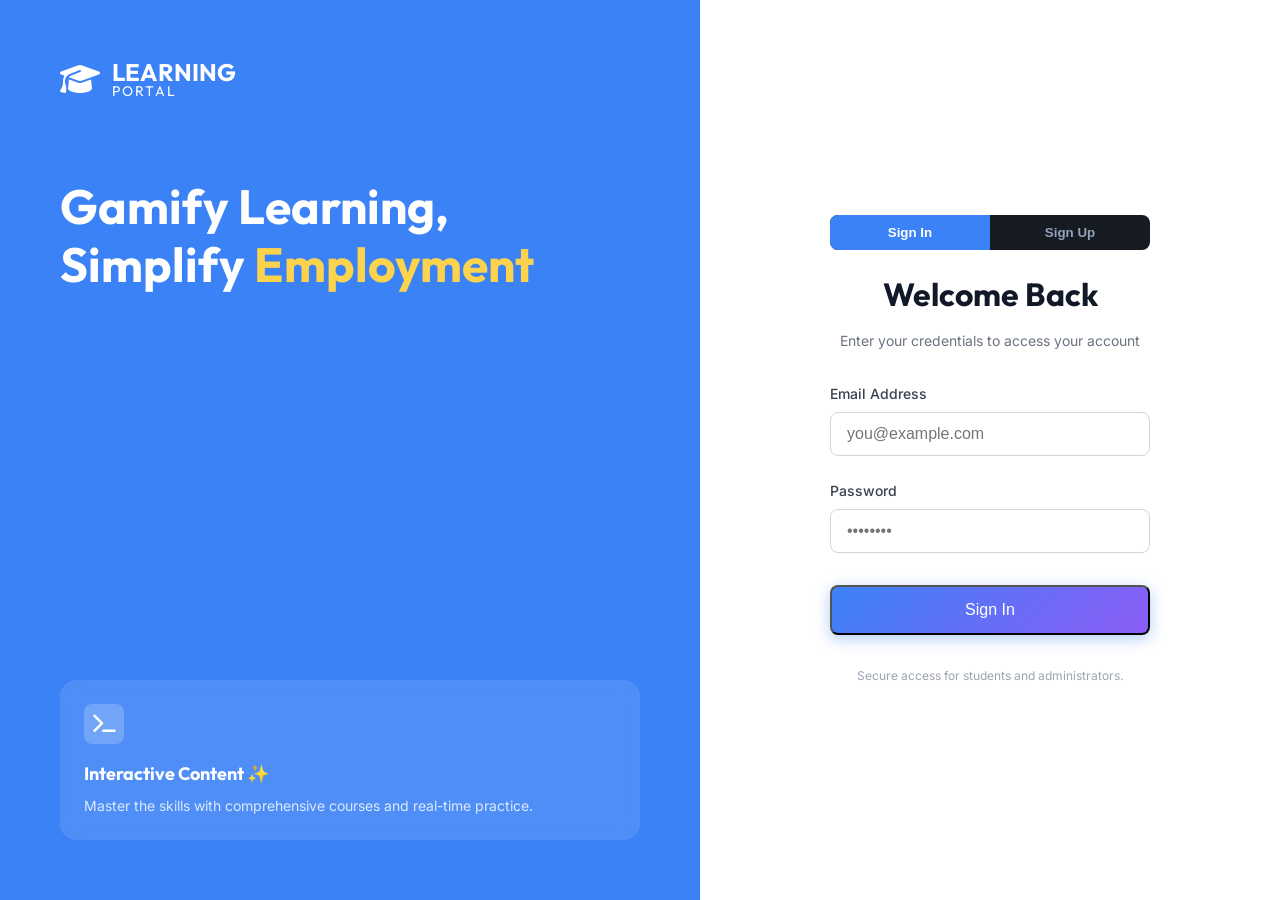
<file: src/main/resources/static/admin-tests.html>
<!DOCTYPE html>
<html lang="en" data-theme="dark">
<head>
    <meta charset="UTF-8">
    <meta name="viewport" content="width=device-width, initial-scale=1.0">
    <title>Test Management | Admin | Learning Platform</title>
    <meta name="description" content="Admin panel to create, edit and manage tests and quizzes for students.">
    <link rel="stylesheet" href="styles.css">
    <link rel="stylesheet" href="https://cdnjs.cloudflare.com/ajax/libs/font-awesome/6.4.0/css/all.min.css">
</head>
<body>
<div class="app-container">
    <!-- Admin Sidebar -->
    <aside class="sidebar" id="sidebar">
        <div class="brand">
            <i class="fa-solid fa-graduation-cap brand-icon"></i>
            TAP Academy
        </div>
        <ul class="nav-links">
            <li><a href="index.html" class="nav-item"><i class="fa-solid fa-gauge-high"></i>Dashboard</a></li>
            <li><a href="courses.html" class="nav-item"><i class="fa-solid fa-book-open"></i>Courses</a></li>
            <li><a href="students.html" class="nav-item"><i class="fa-solid fa-users"></i>Students</a></li>
            <li><a href="admin-tests.html" class="nav-item active"><i class="fa-solid fa-file-pen"></i>Tests</a></li>
            <li><a href="analytics.html" class="nav-item"><i class="fa-solid fa-chart-line"></i>Analytics</a></li>
            <li><a href="settings.html" class="nav-item"><i class="fa-solid fa-sliders"></i>Settings</a></li>
        </ul>
    </aside>

    <main class="main-content">
        <header class="top-header">
            <button class="icon-btn" id="mobile-menu-btn" style="display:none;"><i class="fa-solid fa-bars"></i></button>
            <div class="header-search">
                <i class="fa-solid fa-magnifying-glass"></i>
                <input type="text" placeholder="Search tests...">
            </div>
            <div class="header-actions">
                <div class="profile-menu">
                    <img src="" alt="Admin" class="profile-avatar">
                    <div class="profile-info">
                        <h4 id="admin-name-header">Admin</h4>
                        <p>Administrator</p>
                    </div>
                    <i class="fa-solid fa-chevron-down" style="font-size:12px;color:var(--text-muted);"></i>
                </div>
            </div>
        </header>

        <div class="page-container animate-fade-in">
            <div class="page-header">
                <div class="page-title">
                    <h1>Test Management</h1>
                    <p>Create and manage tests and quizzes for your students.</p>
                </div>
                <button class="btn btn-primary" id="create-quiz-btn">
                    <i class="fa-solid fa-plus"></i> Create New Test
                </button>
            </div>

            <!-- Quizzes Grid -->
            <div id="quizzes-admin-container">
                <div style="color:var(--text-muted);padding:60px;text-align:center;">
                    <i class="fa-solid fa-spinner fa-spin" style="font-size:36px;margin-bottom:16px;display:block;"></i>
                    Loading tests...
                </div>
            </div>
        </div>
    </main>
</div>

<!-- ====== CREATE / EDIT QUIZ MODAL ====== -->
<div class="modal-overlay" id="quiz-modal-overlay" style="display:none;">
    <div class="modal-content" style="max-width:640px;">
        <div class="modal-header">
            <h2 id="quiz-modal-title">Create New Test</h2>
            <button class="icon-btn" id="close-quiz-modal"><i class="fa-solid fa-xmark"></i></button>
        </div>
        <form id="quiz-form" style="padding:24px;">
            <input type="hidden" id="quiz-edit-id">
            <div class="form-group">
                <label class="form-label">Test Title *</label>
                <input type="text" id="qf-title" class="form-input" placeholder="e.g. Java Mid-Term Exam" required>
            </div>
            <div class="form-group">
                <label class="form-label">Description</label>
                <textarea id="qf-description" class="form-input" rows="2" placeholder="Brief description of the test..." style="resize:vertical;"></textarea>
            </div>
            <div style="display:grid;grid-template-columns:1fr 1fr;gap:16px;">
                <div class="form-group">
                    <label class="form-label">Start Date & Time *</label>
                    <input type="datetime-local" id="qf-start" class="form-input" required>
                </div>
                <div class="form-group">
                    <label class="form-label">End Date & Time *</label>
                    <input type="datetime-local" id="qf-end" class="form-input" required>
                </div>
            </div>
            <div class="form-group">
                <label class="form-label">Test Duration (minutes) *</label>
                <input type="number" id="qf-duration" class="form-input" placeholder="e.g. 60" min="1" required>
            </div>
            <div class="form-group">
                <label class="form-label">Assign To</label>
                <select id="qf-target" class="form-input">
                    <option value="ALL">All Students</option>
                    <option value="specific">Specific Students...</option>
                </select>
            </div>
            <div class="form-group" id="specific-students-group" style="display:none;">
                <label class="form-label">Student IDs (comma-separated)</label>
                <input type="text" id="qf-specific-ids" class="form-input" placeholder="e.g. 1,3,5">
                <small style="color:var(--text-muted);font-size:12px;">You can find student IDs in the Students page.</small>
            </div>
            <div style="display:flex;gap:12px;margin-top:8px;">
                <button type="submit" class="btn btn-primary" style="flex:1;" id="quiz-form-submit-btn">
                    <i class="fa-solid fa-floppy-disk"></i> Save Test
                </button>
                <button type="button" class="btn btn-outline" id="cancel-quiz-modal" style="flex:1;">Cancel</button>
            </div>
        </form>
    </div>
</div>

<!-- ====== QUESTION MANAGEMENT MODAL ====== -->
<div class="modal-overlay" id="questions-modal-overlay" style="display:none;">
    <div class="modal-content" style="max-width:800px;max-height:90vh;overflow:hidden;display:flex;flex-direction:column;">
        <div class="modal-header">
            <h2>Manage Questions — <span id="questions-modal-quiz-title" style="color:var(--accent-blue);"></span></h2>
            <button class="icon-btn" id="close-questions-modal"><i class="fa-solid fa-xmark"></i></button>
        </div>
        <div style="display:flex;flex:1;overflow:hidden;gap:0;">
            <!-- Question list -->
            <div style="flex:1;overflow-y:auto;padding:20px;border-right:1px solid var(--border-light);">
                <div style="display:flex;align-items:center;justify-content:space-between;margin-bottom:16px;">
                    <h3 style="font-size:15px;font-weight:600;">Questions</h3>
                    <button class="btn btn-primary" id="add-question-btn" style="padding:6px 14px;font-size:13px;">
                        <i class="fa-solid fa-plus"></i> Add
                    </button>
                </div>
                <div id="question-list-container">
                    <p style="color:var(--text-muted);font-size:13px;text-align:center;padding:20px;">No questions yet.</p>
                </div>
            </div>
            <!-- Add Question Form -->
            <div style="width:360px;overflow-y:auto;padding:20px;flex-shrink:0;" id="add-question-panel">
                <h3 style="font-size:15px;font-weight:600;margin-bottom:16px;">Add Question</h3>
                <form id="add-question-form">
                    <input type="hidden" id="aqf-quiz-id">
                    <div class="form-group">
                        <label class="form-label">Question Type</label>
                        <select id="aqf-type" class="form-input">
                            <option value="MCQ">Multiple Choice (MCQ)</option>
                            <option value="TRUE_FALSE">True / False</option>
                            <option value="SHORT_ANSWER">Short Answer</option>
                            <option value="FILL_IN_BLANKS">Fill in the Blanks</option>
                            <option value="CODING">Coding Round</option>
                        </select>
                    </div>
                    <div class="form-group">
                        <label class="form-label">Question Text *</label>
                        <textarea id="aqf-text" class="form-input" rows="3" required style="resize:vertical;"></textarea>
                    </div>
                    <div id="mcq-options-group">
                        <div class="form-group">
                            <label class="form-label">Option A *</label>
                            <input type="text" id="aqf-optA" class="form-input" placeholder="Option A">
                        </div>
                        <div class="form-group">
                            <label class="form-label">Option B *</label>
                            <input type="text" id="aqf-optB" class="form-input" placeholder="Option B">
                        </div>
                        <div class="form-group">
                            <label class="form-label">Option C</label>
                            <input type="text" id="aqf-optC" class="form-input" placeholder="Option C (optional)">
                        </div>
                        <div class="form-group">
                            <label class="form-label">Option D</label>
                            <input type="text" id="aqf-optD" class="form-input" placeholder="Option D (optional)">
                        </div>
                        <div class="form-group">
                            <label class="form-label">Correct Answer</label>
                            <select id="aqf-correct-mcq" class="form-input">
                                <option value="A">A</option>
                                <option value="B">B</option>
                                <option value="C">C</option>
                                <option value="D">D</option>
                            </select>
                        </div>
                    </div>
                    <div id="tf-options-group" style="display:none;">
                        <div class="form-group">
                            <label class="form-label">Correct Answer</label>
                            <select id="aqf-correct-tf" class="form-input">
                                <option value="TRUE">True</option>
                                <option value="FALSE">False</option>
                            </select>
                        </div>
                    </div>
                    <div id="sa-options-group" style="display:none;">
                        <div class="form-group">
                            <label class="form-label">Expected Answer / Keyword</label>
                            <input type="text" id="aqf-correct-sa" class="form-input" placeholder="e.g. polymorphism">
                        </div>
                    </div>
                    <div id="fib-options-group" style="display:none;">
                        <div class="form-group">
                            <label class="form-label">Expected Exact Answer</label>
                            <input type="text" id="aqf-correct-fib" class="form-input" placeholder="e.g. Object Oriented Programming">
                        </div>
                    </div>
                    <div id="coding-options-group" style="display:none;">
                        <div class="form-group">
                            <label class="form-label">Reference Code / Expected Output (for manual review)</label>
                            <textarea id="aqf-correct-coding" class="form-input" rows="4" placeholder="Reference implementation for graders..."></textarea>
                            <small style="color:var(--text-muted);font-size:12px;">Coding questions must be manually reviewed. Auto-grading will assign 0 marks initially.</small>
                        </div>
                    </div>
                    <div class="form-group">
                        <label class="form-label">Marks</label>
                        <input type="number" id="aqf-marks" class="form-input" value="1" min="1">
                    </div>
                    <button type="submit" class="btn btn-primary" style="width:100%;">
                        <i class="fa-solid fa-plus"></i> Add Question
                    </button>
                </form>
            </div>
        </div>
    </div>
</div>

<!-- ====== SUBMISSIONS MODAL ====== -->
<div class="modal-overlay" id="submissions-modal-overlay" style="display:none;">
    <div class="modal-content" style="max-width:700px;">
        <div class="modal-header">
            <h2>Submissions — <span id="submissions-modal-title" style="color:var(--accent-blue);"></span></h2>
            <button class="icon-btn" id="close-submissions-modal"><i class="fa-solid fa-xmark"></i></button>
        </div>
        <div style="padding:24px;overflow-y:auto;max-height:60vh;">
            <div id="submissions-list-container">
                <p style="color:var(--text-muted);text-align:center;padding:20px;">Loading submissions...</p>
            </div>
        </div>
    </div>
</div>

<script src="app.js?v=1.0.1"></script>
</body>
</html>
</file>
<file: src/main/resources/static/styles.css>
@import url('https://fonts.googleapis.com/css2?family=Inter:wght@300;400;500;600;700&family=Outfit:wght@400;500;600;700;800&display=swap');

:root {
    /* Colors - Deep Dark Theme */
    --bg-dark: #0a0c10;
    --bg-panel: #161b22;
    --bg-glass: rgba(22, 27, 34, 0.65);
    
    /* Vibrant Accents */
    --accent-blue: #3b82f6;
    --accent-purple: #8b5cf6;
    --accent-neon: #00f0ff;
    --accent-orange: #f97316;
    --accent-green: #10b981;
    --accent-gradient: linear-gradient(135deg, var(--accent-blue), var(--accent-purple));
    
    /* Text */
    --text-primary: #ffffff;
    --text-secondary: #94a3b8;
    --text-muted: #64748b;
    
    /* Borders & Shadows */
    --border-light: rgba(255, 255, 255, 0.08);
    --shadow-soft: 0 10px 30px -10px rgba(0, 0, 0, 0.5);
    --shadow-neon: 0 0 15px rgba(59, 130, 246, 0.3);
    
    /* Spacing & Radii */
    --radius-sm: 8px;
    --radius-md: 12px;
    --radius-lg: 20px;
    --radius-full: 9999px;
    
    /* Transitions */
    --transition-fast: 0.2s cubic-bezier(0.4, 0, 0.2, 1);
    --transition-normal: 0.3s cubic-bezier(0.4, 0, 0.2, 1);
}

/* ===== LIGHT MODE THEME ===== */
[data-theme="light"] {
    --bg-dark: #f0f4f8;
    --bg-panel: #ffffff;
    --bg-glass: rgba(255, 255, 255, 0.85);
    --text-primary: #0f172a;
    --text-secondary: #475569;
    --text-muted: #94a3b8;
    --border-light: rgba(0, 0, 0, 0.08);
    --shadow-soft: 0 10px 30px -10px rgba(0, 0, 0, 0.15);
    --shadow-neon: 0 0 15px rgba(59, 130, 246, 0.2);
}

[data-theme="light"] body {
    background-color: var(--bg-dark);
    color: var(--text-primary);
}

[data-theme="light"] .sidebar {
    background: var(--bg-panel);
    border-right-color: var(--border-light);
}

[data-theme="light"] .top-header {
    background: rgba(240, 244, 248, 0.9);
}

[data-theme="light"] .glass-panel {
    background: var(--bg-glass);
    border-color: var(--border-light);
}

[data-theme="light"] .header-search input {
    background: var(--bg-panel);
    color: var(--text-primary);
    border-color: var(--border-light);
}

[data-theme="light"] .icon-btn {
    background: var(--bg-panel);
    color: var(--text-secondary);
    border-color: var(--border-light);
}

[data-theme="light"] .data-table th {
    color: var(--text-secondary);
}

[data-theme="light"] .data-table td {
    border-bottom-color: rgba(0, 0, 0, 0.05);
}

[data-theme="light"] .rank {
    background: #e2e8f0;
    color: #0f172a;
}

[data-theme="light"] .expanded-card,
[data-theme="light"] #create-course-modal .glass-panel {
    background: var(--bg-panel);
}

[data-theme="light"] .leaderboard-item {
    background: rgba(0, 0, 0, 0.03);
}

[data-theme="light"] .leaderboard-item:hover {
    background: rgba(0, 0, 0, 0.06);
}

* {
    margin: 0;
    padding: 0;
    box-sizing: border-box;
}

body {
    font-family: 'Inter', sans-serif;
    background-color: var(--bg-dark);
    color: var(--text-primary);
    overflow-x: hidden;
    line-height: 1.5;
}

h1, h2, h3, h4, h5, h6 {
    font-family: 'Outfit', sans-serif;
    font-weight: 700;
}

a {
    text-decoration: none;
    color: inherit;
}

ul {
    list-style: none;
}

/* Glassmorphism Panel */
.glass-panel {
    background: var(--bg-glass);
    backdrop-filter: blur(16px);
    -webkit-backdrop-filter: blur(16px);
    border: 1px solid var(--border-light);
    border-radius: var(--radius-lg);
    box-shadow: var(--shadow-soft);
}

/* Layout */
.app-container {
    display: flex;
    min-height: 100vh;
}

/* Sidebar */
.sidebar {
    width: 280px;
    background: var(--bg-panel);
    border-right: 1px solid var(--border-light);
    display: flex;
    flex-direction: column;
    padding: 24px;
    transition: var(--transition-normal);
    z-index: 100;
}

.brand {
    display: flex;
    align-items: center;
    gap: 12px;
    font-family: 'Outfit', sans-serif;
    font-size: 24px;
    font-weight: 800;
    margin-bottom: 48px;
    background: var(--accent-gradient);
    -webkit-background-clip: text;
    -webkit-text-fill-color: transparent;
}

.brand-icon {
    font-size: 28px;
    background: var(--accent-gradient);
    -webkit-background-clip: text;
    -webkit-text-fill-color: transparent;
}

.nav-links {
    display: flex;
    flex-direction: column;
    gap: 8px;
    flex: 1;
}

.nav-item {
    display: flex;
    align-items: center;
    gap: 16px;
    padding: 14px 20px;
    border-radius: var(--radius-md);
    color: var(--text-secondary);
    font-weight: 500;
    transition: var(--transition-fast);
    cursor: pointer;
}

.nav-item:hover, .nav-item.active {
    background: rgba(255, 255, 255, 0.05);
    color: var(--text-primary);
}

.nav-item.active {
    background: linear-gradient(90deg, rgba(59, 130, 246, 0.15), transparent);
    border-left: 3px solid var(--accent-neon);
}

.nav-item i {
    font-size: 20px;
}

/* Main Content */
.main-content {
    flex: 1;
    display: flex;
    flex-direction: column;
    height: 100vh;
    overflow-y: auto;
}

/* Top Header */
.top-header {
    height: 80px;
    padding: 0 40px;
    display: flex;
    align-items: center;
    justify-content: space-between;
    background: rgba(10, 12, 16, 0.8);
    backdrop-filter: blur(12px);
    position: sticky;
    top: 0;
    z-index: 50;
    border-bottom: 1px solid var(--border-light);
}

.header-search {
    position: relative;
    width: 350px;
}

.header-search input {
    width: 100%;
    background: var(--bg-panel);
    border: 1px solid var(--border-light);
    border-radius: var(--radius-full);
    padding: 12px 20px 12px 48px;
    color: var(--text-primary);
    font-family: inherit;
    font-size: 14px;
    transition: var(--transition-fast);
}

.header-search input:focus {
    outline: none;
    border-color: var(--accent-blue);
    box-shadow: 0 0 0 3px rgba(59, 130, 246, 0.2);
}

.header-search i {
    position: absolute;
    left: 18px;
    top: 50%;
    transform: translateY(-50%);
    color: var(--text-muted);
}

.header-actions {
    display: flex;
    align-items: center;
    gap: 24px;
}

.icon-btn {
    background: var(--bg-panel);
    border: 1px solid var(--border-light);
    width: 44px;
    height: 44px;
    border-radius: 50%;
    display: flex;
    align-items: center;
    justify-content: center;
    color: var(--text-secondary);
    cursor: pointer;
    transition: var(--transition-fast);
    position: relative;
}

.icon-btn:hover {
    color: var(--text-primary);
    border-color: var(--accent-blue);
    box-shadow: var(--shadow-neon);
}

.badge {
    position: absolute;
    top: 0;
    right: 0;
    background: var(--accent-orange);
    color: white;
    font-size: 10px;
    font-weight: 700;
    width: 18px;
    height: 18px;
    display: flex;
    align-items: center;
    justify-content: center;
    border-radius: 50%;
    border: 2px solid var(--bg-dark);
}

.profile-menu {
    display: flex;
    align-items: center;
    gap: 12px;
    cursor: pointer;
}

.profile-avatar {
    width: 44px;
    height: 44px;
    border-radius: 50%;
    object-fit: cover;
    border: 2px solid var(--accent-blue);
}

.profile-info h4 {
    font-size: 14px;
    font-family: 'Inter', sans-serif;
}

.profile-info p {
    font-size: 12px;
    color: var(--text-secondary);
}

/* Page Content */
.page-container {
    padding: 40px;
}

.page-header {
    display: flex;
    justify-content: space-between;
    align-items: flex-end;
    margin-bottom: 32px;
}

.page-title h1 {
    font-size: 32px;
    margin-bottom: 8px;
}

.page-title p {
    color: var(--text-secondary);
}

/* Buttons */
.btn {
    padding: 12px 24px;
    border-radius: var(--radius-md);
    font-weight: 600;
    font-family: 'Inter', sans-serif;
    cursor: pointer;
    transition: var(--transition-fast);
    border: none;
    display: inline-flex;
    align-items: center;
    gap: 8px;
    font-size: 14px;
}

.btn-primary {
    background: var(--accent-gradient);
    color: white;
    box-shadow: 0 4px 15px rgba(59, 130, 246, 0.4);
}

.btn-primary:hover {
    box-shadow: 0 6px 20px rgba(59, 130, 246, 0.6);
    transform: translateY(-2px);
}

.btn-outline {
    background: transparent;
    border: 1px solid var(--border-light);
    color: var(--text-primary);
}

.btn-outline:hover {
    border-color: var(--accent-blue);
    background: rgba(59, 130, 246, 0.1);
}

/* Dashboard Cards */
.metrics-grid {
    display: grid;
    grid-template-columns: repeat(auto-fit, minmax(240px, 1fr));
    gap: 24px;
    margin-bottom: 32px;
}

.metric-card {
    padding: 24px;
    position: relative;
    overflow: hidden;
}

.metric-card::before {
    content: '';
    position: absolute;
    top: 0;
    left: 0;
    width: 4px;
    height: 100%;
    background: var(--card-accent, var(--accent-blue));
}

.metric-header {
    display: flex;
    justify-content: space-between;
    align-items: center;
    margin-bottom: 16px;
}

.metric-title {
    color: var(--text-secondary);
    font-size: 14px;
    font-weight: 500;
}

.metric-icon {
    width: 40px;
    height: 40px;
    border-radius: 10px;
    background: rgba(255, 255, 255, 0.05);
    display: flex;
    align-items: center;
    justify-content: center;
    font-size: 20px;
    color: var(--card-accent, var(--accent-blue));
}

.metric-value {
    font-size: 32px;
    font-family: 'Outfit', sans-serif;
    font-weight: 700;
    margin-bottom: 8px;
}

.metric-trend {
    font-size: 13px;
    display: flex;
    align-items: center;
    gap: 4px;
}

.trend-up { color: var(--accent-green); }
.trend-down { color: #ef4444; }

/* Dashboard Grids */
.dashboard-grid {
    display: grid;
    grid-template-columns: 2fr 1fr;
    gap: 24px;
}

.panel-header {
    display: flex;
    justify-content: space-between;
    align-items: center;
    margin-bottom: 24px;
}

.panel-title {
    font-size: 20px;
}

/* Leaderboard */
.leaderboard-list {
    display: flex;
    flex-direction: column;
    gap: 12px;
}

.leaderboard-item {
    display: flex;
    align-items: center;
    gap: 16px;
    padding: 12px 16px;
    background: rgba(255, 255, 255, 0.03);
    border-radius: var(--radius-md);
    transition: var(--transition-fast);
}

.leaderboard-item:hover {
    background: rgba(255, 255, 255, 0.06);
    transform: translateX(4px);
}

.rank {
    width: 28px;
    height: 28px;
    border-radius: 50%;
    display: flex;
    align-items: center;
    justify-content: center;
    font-weight: 700;
    font-size: 14px;
    background: var(--bg-dark);
}

.rank-1 { background: linear-gradient(135deg, #fbbf24, #f59e0b); color: #000; box-shadow: 0 0 10px rgba(245, 158, 11, 0.5); }
.rank-2 { background: linear-gradient(135deg, #94a3b8, #64748b); color: #000; }
.rank-3 { background: linear-gradient(135deg, #b45309, #78350f); color: #fff; }

.lb-user {
    flex: 1;
    display: flex;
    align-items: center;
    gap: 12px;
}

.lb-avatar {
    width: 36px;
    height: 36px;
    border-radius: 50%;
    object-fit: cover;
}

.lb-name {
    font-weight: 600;
    font-size: 14px;
}

.lb-score {
    font-family: 'Outfit', sans-serif;
    font-weight: 700;
    color: var(--accent-neon);
}

/* Chart Container */
.chart-container {
    height: 300px;
    width: 100%;
    display: flex;
    align-items: center;
    justify-content: center;
    color: var(--text-muted);
}

/* Course Grid */
.course-grid {
    display: grid;
    grid-template-columns: repeat(auto-fill, minmax(300px, 1fr));
    gap: 24px;
}

.course-card {
    border-radius: var(--radius-lg);
    overflow: hidden;
    transition: var(--transition-normal);
}

.course-card:hover {
    transform: translateY(-8px);
    box-shadow: 0 20px 40px -10px rgba(0, 0, 0, 0.7);
    border-color: rgba(255, 255, 255, 0.15);
}

.course-thumbnail {
    height: 160px;
    width: 100%;
    background-size: cover;
    background-position: center;
    position: relative;
}

.course-badge {
    position: absolute;
    top: 12px;
    right: 12px;
    background: rgba(0, 0, 0, 0.6);
    backdrop-filter: blur(4px);
    padding: 4px 10px;
    border-radius: var(--radius-full);
    font-size: 12px;
    font-weight: 600;
    border: 1px solid rgba(255, 255, 255, 0.1);
}

.course-content {
    padding: 20px;
}

.course-title {
    font-size: 18px;
    margin-bottom: 8px;
}

.course-meta {
    display: flex;
    gap: 16px;
    color: var(--text-secondary);
    font-size: 13px;
    margin-bottom: 20px;
}

.course-meta-item {
    display: flex;
    align-items: center;
    gap: 6px;
}

.course-progress-bg {
    height: 6px;
    background: rgba(255, 255, 255, 0.1);
    border-radius: var(--radius-full);
    margin-bottom: 20px;
    overflow: hidden;
}

.course-progress-fill {
    height: 100%;
    background: var(--accent-gradient);
    border-radius: var(--radius-full);
}

.course-footer {
    display: flex;
    justify-content: space-between;
    align-items: center;
    padding-top: 16px;
    border-top: 1px solid var(--border-light);
}

.student-avatars {
    display: flex;
}

.student-avatars img {
    width: 28px;
    height: 28px;
    border-radius: 50%;
    border: 2px solid var(--bg-panel);
    margin-left: -8px;
}
.student-avatars img:first-child { margin-left: 0; }

/* Table Styles for Students Page */
.data-table {
    width: 100%;
    border-collapse: collapse;
}

.data-table th {
    text-align: left;
    padding: 16px 20px;
    color: var(--text-secondary);
    font-weight: 500;
    font-size: 13px;
    text-transform: uppercase;
    letter-spacing: 0.5px;
    border-bottom: 1px solid var(--border-light);
}

.data-table td {
    padding: 16px 20px;
    border-bottom: 1px solid rgba(255, 255, 255, 0.05);
    font-size: 14px;
}

.data-table tbody tr {
    transition: var(--transition-fast);
}

.data-table tbody tr:hover {
    background: rgba(255, 255, 255, 0.02);
}

.student-cell {
    display: flex;
    align-items: center;
    gap: 12px;
}

.student-cell img {
    width: 40px;
    height: 40px;
    border-radius: 50%;
}

.student-name {
    font-weight: 600;
    color: var(--text-primary);
}

.student-email {
    font-size: 12px;
    color: var(--text-secondary);
}

.status-badge {
    padding: 6px 12px;
    border-radius: var(--radius-full);
    font-size: 12px;
    font-weight: 600;
}

.status-active {
    background: rgba(16, 185, 129, 0.1);
    color: var(--accent-green);
    border: 1px solid rgba(16, 185, 129, 0.2);
}

.status-completed {
    background: rgba(59, 130, 246, 0.1);
    color: var(--accent-blue);
    border: 1px solid rgba(59, 130, 246, 0.2);
}

.status-inactive {
    background: rgba(148, 163, 184, 0.1);
    color: var(--text-secondary);
    border: 1px solid rgba(148, 163, 184, 0.2);
}

/* ===== SETTINGS PAGE ===== */
.settings-container {
    display: grid;
    grid-template-columns: 1fr 1fr;
    gap: 24px;
}

@media (max-width: 1024px) {
    .settings-container {
        grid-template-columns: 1fr;
    }
}

.settings-section {
    display: flex;
    flex-direction: column;
    gap: 20px;
}

.settings-item {
    display: flex;
    align-items: center;
    justify-content: space-between;
    padding: 16px 0;
    border-bottom: 1px solid var(--border-light);
}

.settings-item:last-of-type {
    border-bottom: none;
}

.settings-item-info h4 {
    font-size: 15px;
    font-weight: 600;
    margin-bottom: 4px;
}

.settings-item-info p {
    font-size: 13px;
    color: var(--text-muted);
}

/* Toggle Switch */
.toggle-switch {
    position: relative;
    display: inline-block;
    width: 48px;
    height: 26px;
    flex-shrink: 0;
}

.toggle-switch input {
    opacity: 0;
    width: 0;
    height: 0;
}

.toggle-slider {
    position: absolute;
    cursor: pointer;
    top: 0; left: 0; right: 0; bottom: 0;
    background-color: #4b5563;
    border-radius: 34px;
    transition: 0.3s;
}

.toggle-slider:before {
    position: absolute;
    content: '';
    height: 20px;
    width: 20px;
    left: 3px;
    bottom: 3px;
    background-color: white;
    border-radius: 50%;
    transition: 0.3s;
    box-shadow: 0 2px 4px rgba(0,0,0,0.3);
}

.toggle-switch input:checked + .toggle-slider {
    background-color: var(--accent-blue);
}

.toggle-switch input:checked + .toggle-slider:before {
    transform: translateX(22px);
}

/* Settings form inputs */
.settings-form .form-group input,
.settings-form .form-group select {
    background: var(--bg-dark);
    color: var(--text-primary);
    border: 1px solid var(--border-light);
    border-radius: var(--radius-sm);
    padding: 10px 14px;
    font-size: 14px;
    width: 100%;
    transition: border-color 0.2s;
}

.settings-form .form-group input:focus {
    outline: none;
    border-color: var(--accent-blue);
    box-shadow: 0 0 0 3px rgba(59, 130, 246, 0.15);
}

[data-theme="light"] .settings-form .form-group input,
[data-theme="light"] .settings-form .form-group select {
    background: #f8fafc;
    color: #0f172a;
    border-color: #e2e8f0;
}

/* Animations */
@keyframes fadeIn {
    from { opacity: 0; transform: translateY(10px); }
    to { opacity: 1; transform: translateY(0); }
}

.animate-fade-in {
    animation: fadeIn 0.4s ease-out forwards;
}

/* Login Page Styles */
.login-body {
    background: #ffffff;
    color: #333333;
    overflow: hidden;
}

.login-container {
    display: flex;
    height: 100vh;
    width: 100vw;
}

.login-left {
    flex: 1;
    background-color: #3b82f6; /* Matching the screenshot blue */
    padding: 60px;
    display: flex;
    flex-direction: column;
    color: white;
    position: relative;
    overflow: hidden;
}

.login-brand {
    display: flex;
    align-items: center;
    gap: 12px;
    font-family: 'Outfit', sans-serif;
    font-size: 24px;
    margin-bottom: 80px;
}

.login-brand i {
    font-size: 32px;
}

.login-brand div {
    display: flex;
    flex-direction: column;
    line-height: 1;
}

.login-brand span {
    font-size: 14px;
    font-weight: 400;
    letter-spacing: 2px;
}

.login-heading {
    font-size: 48px;
    line-height: 1.2;
    margin-bottom: 60px;
}

.login-heading span {
    color: #fcd34d;
}

.login-features {
    display: flex;
    gap: 24px;
    margin-top: auto;
}

.feature-card {
    background: rgba(255, 255, 255, 0.1);
    backdrop-filter: blur(10px);
    padding: 24px;
    border-radius: 16px;
    flex: 1;
}

.feature-icon {
    width: 40px;
    height: 40px;
    background: rgba(255, 255, 255, 0.2);
    border-radius: 8px;
    display: flex;
    align-items: center;
    justify-content: center;
    margin-bottom: 16px;
    font-size: 20px;
}

.feature-card h3 {
    font-size: 18px;
    margin-bottom: 8px;
}

.feature-card p {
    font-size: 14px;
    color: rgba(255, 255, 255, 0.8);
    line-height: 1.5;
}

.login-right {
    flex: 1;
    background: #ffffff;
    display: flex;
    align-items: center;
    justify-content: center;
}

.login-form-container {
    width: 100%;
    max-width: 400px;
    padding: 40px;
}

.login-form-container h2 {
    font-size: 32px;
    color: #111827;
    margin-bottom: 12px;
    text-align: center;
}

.login-form-container p {
    color: #6b7280;
    text-align: center;
    margin-bottom: 32px;
    font-size: 14px;
}

.form-group {
    margin-bottom: 24px;
}

.login-container .form-group label {
    display: block;
    margin-bottom: 8px;
    color: #374151;
    font-size: 14px;
    font-weight: 500;
}

.login-container .form-group input {
    width: 100%;
    padding: 12px 16px;
    border: 1px solid #d1d5db;
    border-radius: 8px;
    font-size: 16px;
    outline: none;
    transition: border-color 0.2s;
    background: #ffffff;
    color: #111827;
}

.login-container .form-group input:focus {
    border-color: #3b82f6;
    box-shadow: 0 0 0 3px rgba(59, 130, 246, 0.1);
}

.login-btn {
    width: 100%;
    padding: 14px;
    font-size: 16px;
    justify-content: center;
    border-radius: 8px;
    margin-top: 8px;
}

.login-footer {
    text-align: center;
    margin-top: 32px;
    font-size: 12px;
    color: #9ca3af;
}

.login-error {
    background: #fef2f2;
    color: #ef4444;
    padding: 12px;
    border-radius: 8px;
    border: 1px solid #fecaca;
    font-size: 14px;
    margin-bottom: 24px;
    text-align: center;
}

/* Expandable Card Overlay (Aceternity style) */
.expandable-overlay {
    position: fixed;
    top: 0;
    left: 0;
    width: 100%;
    height: 100%;
    z-index: 1000;
    display: flex;
    align-items: center;
    justify-content: center;
    pointer-events: none;
    opacity: 0;
    transition: opacity 0.4s cubic-bezier(0.4, 0, 0.2, 1);
}

.expandable-overlay.active {
    pointer-events: auto;
    opacity: 1;
}

.expandable-backdrop {
    position: absolute;
    top: 0;
    left: 0;
    width: 100%;
    height: 100%;
    background: rgba(10, 12, 16, 0.8);
    backdrop-filter: blur(8px);
}

.expanded-card {
    position: relative;
    width: 90%;
    max-width: 800px;
    max-height: 90vh;
    overflow-y: auto;
    border-radius: var(--radius-lg);
    background: var(--bg-panel);
    z-index: 1001;
    transform: scale(0.9) translateY(20px);
    transition: transform 0.5s cubic-bezier(0.175, 0.885, 0.32, 1.275);
    box-shadow: 0 25px 50px -12px rgba(0, 0, 0, 0.7);
}

.expandable-overlay.active .expanded-card {
    transform: scale(1) translateY(0);
}

.close-expanded {
    position: absolute;
    top: 16px;
    right: 16px;
    z-index: 10;
    background: rgba(0, 0, 0, 0.5);
    backdrop-filter: blur(4px);
    border: none;
    color: white;
}

.expanded-header {
    width: 100%;
    height: 300px;
}

.expanded-thumbnail {
    width: 100%;
    height: 100%;
    background-size: cover;
    background-position: center;
}

.expanded-content {
    padding: 32px;
}

/* Responsive */
@media (max-width: 1024px) {
    .dashboard-grid {
        grid-template-columns: 1fr;
    }
}

@media (max-width: 768px) {
    .sidebar {
        position: fixed;
        left: -280px;
        height: 100vh;
    }
    
    .sidebar.open {
        left: 0;
    }
    
    .top-header {
        padding: 0 20px;
    }
    
    .header-search {
        display: none;
    }
    
    .page-container {
        padding: 20px;
    }
    
    .expanded-header {
        height: 200px;
    }
    
    .expanded-content {
        padding: 20px;
    }
}

/* ==========================================================================
   NOTIFICATION SYSTEM STYLES
   ========================================================================== */

/* Notification Badge */
.icon-btn {
    position: relative;
}

.notification-badge {
    position: absolute;
    top: -2px;
    right: -2px;
    background-color: var(--accent-orange);
    color: white;
    font-size: 10px;
    font-weight: 700;
    min-width: 16px;
    height: 16px;
    border-radius: 50%;
    display: flex;
    align-items: center;
    justify-content: center;
    padding: 0 4px;
    border: 2px solid var(--bg-panel);
    animation: pulse-badge 2s infinite;
}

@keyframes pulse-badge {
    0% {
        box-shadow: 0 0 0 0 rgba(249, 115, 22, 0.7);
    }
    70% {
        box-shadow: 0 0 0 6px rgba(249, 115, 22, 0);
    }
    100% {
        box-shadow: 0 0 0 0 rgba(249, 115, 22, 0);
    }
}

/* Notification Dropdown Container */
.notifications-dropdown {
    position: absolute;
    top: 60px;
    right: 20px;
    width: 360px;
    background: var(--bg-panel);
    border: 1px solid var(--border-light);
    border-radius: var(--radius-md);
    box-shadow: var(--shadow-soft);
    z-index: 1000;
    display: none;
    flex-direction: column;
    overflow: hidden;
    backdrop-filter: blur(10px);
    transition: var(--transition-normal);
    opacity: 0;
    transform: translateY(-10px);
}

.notifications-dropdown.active {
    display: flex;
    opacity: 1;
    transform: translateY(0);
}

.notifications-header {
    display: flex;
    justify-content: space-between;
    align-items: center;
    padding: 16px 20px;
    border-bottom: 1px solid var(--border-light);
}

.notifications-header h3 {
    font-size: 16px;
    font-weight: 600;
    margin: 0;
}

.mark-all-read {
    font-size: 12px;
    color: var(--accent-blue);
    cursor: pointer;
    background: none;
    border: none;
    font-family: inherit;
}

.mark-all-read:hover {
    text-decoration: underline;
}

.notifications-list {
    max-height: 320px;
    overflow-y: auto;
}

.notification-item {
    display: flex;
    flex-direction: column;
    padding: 16px 20px;
    border-bottom: 1px solid var(--border-light);
    transition: var(--transition-fast);
    cursor: pointer;
    position: relative;
    text-align: left;
}

.notification-item:hover {
    background: rgba(255, 255, 255, 0.02);
}

.notification-item.unread {
    background: rgba(59, 130, 246, 0.03);
}

.notification-item.unread::before {
    content: '';
    position: absolute;
    left: 8px;
    top: 18px;
    width: 6px;
    height: 6px;
    background-color: var(--accent-blue);
    border-radius: 50%;
}

.notification-item h4 {
    font-size: 14px;
    font-weight: 600;
    margin: 0 0 4px 0;
    color: var(--text-primary);
}

.notification-item p {
    font-size: 13px;
    color: var(--text-secondary);
    line-height: 1.4;
    margin: 0 0 6px 0;
}

.notification-item span {
    font-size: 11px;
    color: var(--text-muted);
}

.notifications-footer {
    padding: 12px;
    text-align: center;
    border-top: 1px solid var(--border-light);
}

.notifications-empty {
    padding: 40px 20px;
    text-align: center;
    color: var(--text-muted);
}

.notifications-empty i {
    font-size: 28px;
    margin-bottom: 8px;
    display: block;
}

/* Broadcast Item in Settings */
.broadcast-list {
    margin-top: 20px;
    display: flex;
    flex-direction: column;
    gap: 12px;
}

.broadcast-item {
    display: flex;
    justify-content: space-between;
    align-items: flex-start;
    padding: 14px 18px;
    background: rgba(255, 255, 255, 0.02);
    border: 1px solid var(--border-light);
    border-radius: var(--radius-sm);
}

.broadcast-content {
    text-align: left;
}

.broadcast-content h4 {
    font-size: 14px;
    font-weight: 600;
    margin: 0 0 4px 0;
}

.broadcast-content p {
    font-size: 13px;
    color: var(--text-secondary);
    margin: 0 0 4px 0;
}

.broadcast-content span {
    font-size: 11px;
    color: var(--text-muted);
}

.broadcast-delete-btn {
    background: none;
    border: none;
    color: #ef4444;
    cursor: pointer;
    font-size: 14px;
    padding: 4px;
    transition: var(--transition-fast);
}

.broadcast-delete-btn:hover {
    opacity: 0.8;
}

/* ===================================================
   STUDENT PROFILE PAGE
=================================================== */
.profile-hero-card { border: 1px solid var(--border-light); }
.profile-hero-inner {
    display: flex; align-items: flex-start; gap: 28px; flex-wrap: wrap;
}
.profile-avatar-large {
    width: 110px; height: 110px; border-radius: 50%; flex-shrink: 0;
    border: 3px solid var(--accent-blue);
    background: var(--bg-dark);
    box-shadow: 0 0 24px rgba(59,130,246,0.25);
    overflow: hidden;
}
.profile-hero-info { flex: 1; min-width: 200px; }
.profile-badge {
    display: inline-flex; align-items: center; gap: 8px;
    padding: 6px 14px; border-radius: var(--radius-full);
    background: rgba(255,255,255,0.06); border: 1px solid var(--border-light);
    font-size: 13px; color: var(--text-secondary);
    text-decoration: none;
    transition: var(--transition-fast);
}
.profile-badge:hover { border-color: var(--accent-blue); color: var(--accent-blue); }
.resume-badge { background: rgba(139,92,246,0.1); border-color: rgba(139,92,246,0.3); color: #8b5cf6; }
.resume-badge:hover { background: rgba(139,92,246,0.2); }

/* 3-col stats grid */
.stats-grid-3 {
    display: grid; grid-template-columns: repeat(3, 1fr); gap: 16px;
}
@media (max-width: 700px) { .stats-grid-3 { grid-template-columns: 1fr; } }

.stat-card-mini {
    padding: 20px 24px; display: flex; align-items: center; gap: 16px;
    border: 1px solid var(--border-light);
    border-radius: var(--radius-md);
    transition: var(--transition-fast);
}
.stat-card-mini:hover { border-color: rgba(59,130,246,0.3); transform: translateY(-2px); }
.stat-icon-mini {
    width: 44px; height: 44px; border-radius: var(--radius-sm);
    display: flex; align-items: center; justify-content: center;
    font-size: 18px; flex-shrink: 0;
}
.stat-card-mini .stat-number { font-size: 28px; font-weight: 800; font-family: 'Outfit', sans-serif; }
.stat-card-mini .stat-label { font-size: 13px; color: var(--text-muted); }

/* Course progress cards */
.course-progress-card {
    display: flex; align-items: center; gap: 16px; padding: 16px 0;
    border-bottom: 1px solid var(--border-light);
}
.course-progress-card:last-child { border-bottom: none; padding-bottom: 0; }
.course-thumb-mini {
    width: 52px; height: 52px; border-radius: var(--radius-sm);
    background: var(--bg-dark); flex-shrink: 0;
    background-size: cover; background-position: center;
}
.course-progress-info { flex: 1; }
.course-progress-title { font-weight: 600; font-size: 15px; margin-bottom: 6px; }
.course-progress-meta { display: flex; align-items: center; gap: 12px; }
.course-progress-bar-wrap {
    flex: 1; height: 6px; background: var(--border-light);
    border-radius: var(--radius-full); overflow: hidden;
}
.course-progress-bar-fill {
    height: 100%; border-radius: var(--radius-full);
    background: linear-gradient(90deg, var(--accent-blue), var(--accent-purple));
    transition: width 0.8s ease;
}
.course-progress-pct { font-size: 13px; color: var(--text-secondary); font-weight: 600; min-width: 38px; text-align: right; }

/* ===================================================
   STUDENT SETTINGS PAGE
=================================================== */
.settings-grid {
    display: grid; grid-template-columns: repeat(2, 1fr); gap: 20px;
}
@media (max-width: 860px) { .settings-grid { grid-template-columns: 1fr; } }

.settings-card {
    padding: 24px;
    border: 1px solid var(--border-light);
    border-radius: var(--radius-md);
}
.settings-card-header {
    display: flex; align-items: flex-start; gap: 14px;
    margin-bottom: 20px;
}
.settings-card-header h3 { font-size: 16px; font-weight: 700; margin-bottom: 2px; }
.settings-card-header p { font-size: 13px; color: var(--text-muted); }
.settings-icon-wrap {
    width: 40px; height: 40px; border-radius: var(--radius-sm);
    display: flex; align-items: center; justify-content: center;
    font-size: 17px; flex-shrink: 0;
}
.settings-toggle-row {
    display: flex; align-items: center; justify-content: space-between; gap: 12px;
}
.settings-toggle-info { display: flex; align-items: center; gap: 12px; }

/* ===================================================
   TEST FILTER TABS (Student Tests Page)
=================================================== */
.test-filter-tabs {
    display: flex; gap: 8px; flex-wrap: wrap;
}
.test-tab {
    padding: 8px 18px; border-radius: var(--radius-full);
    background: var(--bg-panel); border: 1.5px solid var(--border-light);
    color: var(--text-secondary); font-size: 13px; font-weight: 600;
    cursor: pointer; transition: var(--transition-fast);
}
.test-tab:hover { border-color: var(--accent-blue); color: var(--accent-blue); }
.test-tab.active {
    background: linear-gradient(135deg, var(--accent-blue), var(--accent-purple));
    border-color: transparent; color: #fff;
}

/* Test Cards (Student listing) */
.test-cards-grid {
    display: grid; grid-template-columns: repeat(auto-fill, minmax(320px, 1fr)); gap: 20px;
}
.test-card {
    padding: 22px; border-radius: var(--radius-md);
    border: 1px solid var(--border-light);
    background: var(--bg-panel);
    transition: var(--transition-fast);
    display: flex; flex-direction: column; gap: 14px;
}
.test-card:hover { border-color: rgba(59,130,246,0.3); transform: translateY(-2px); box-shadow: var(--shadow-soft); }
.test-card-header { display: flex; align-items: flex-start; justify-content: space-between; gap: 10px; }
.test-card-title { font-size: 17px; font-weight: 700; line-height: 1.3; }
.test-status-pill {
    display: inline-flex; align-items: center; gap: 6px;
    padding: 4px 12px; border-radius: var(--radius-full); font-size: 12px; font-weight: 700;
    white-space: nowrap; flex-shrink: 0;
}
.test-status-pill.live { background: rgba(239,68,68,0.15); color: #ef4444; animation: pulse-live 2s infinite; }
.test-status-pill.upcoming { background: rgba(249,115,22,0.15); color: #f97316; }
.test-status-pill.completed { background: rgba(16,185,129,0.15); color: #10b981; }
.test-status-pill.expired { background: rgba(100,116,139,0.15); color: var(--text-muted); }
@keyframes pulse-live {
    0%,100% { opacity: 1; } 50% { opacity: 0.65; }
}
.test-card-info { display: flex; flex-direction: column; gap: 8px; }
.test-card-info-row {
    display: flex; align-items: center; gap: 8px;
    font-size: 13px; color: var(--text-secondary);
}
.test-card-info-row i { width: 16px; color: var(--text-muted); }
.test-card-countdown { font-size: 22px; font-weight: 800; color: var(--accent-neon); font-family: 'Outfit', sans-serif; }
.test-score-display {
    display: flex; align-items: center; gap: 12px;
    background: rgba(16,185,129,0.08); border: 1px solid rgba(16,185,129,0.2);
    border-radius: var(--radius-sm); padding: 12px 16px;
}
.test-score-big { font-size: 28px; font-weight: 800; color: #10b981; font-family: 'Outfit', sans-serif; }

/* ===================================================
   ADMIN TEST MANAGEMENT PAGE
=================================================== */
.quiz-admin-grid {
    display: grid; grid-template-columns: repeat(auto-fill, minmax(340px, 1fr)); gap: 20px;
}
.quiz-admin-card {
    padding: 22px; border-radius: var(--radius-md);
    border: 1px solid var(--border-light);
    background: var(--bg-panel);
    transition: var(--transition-fast);
    display: flex; flex-direction: column; gap: 14px;
}
.quiz-admin-card:hover { border-color: rgba(59,130,246,0.3); }
.quiz-admin-card-title { font-size: 17px; font-weight: 700; }
.quiz-admin-card-meta { font-size: 13px; color: var(--text-secondary); display: flex; flex-direction: column; gap: 6px; }
.quiz-admin-card-actions { display: flex; gap: 8px; flex-wrap: wrap; margin-top: 4px; }

/* Question list items */
.q-list-item {
    padding: 12px 14px; border-radius: var(--radius-sm);
    border: 1px solid var(--border-light); background: var(--bg-dark);
    display: flex; align-items: flex-start; gap: 10px; margin-bottom: 8px;
}
.q-list-num {
    width: 24px; height: 24px; border-radius: 50%;
    background: linear-gradient(135deg, var(--accent-blue), var(--accent-purple));
    color: #fff; font-size: 11px; font-weight: 700;
    display: flex; align-items: center; justify-content: center; flex-shrink: 0;
}
.q-list-text { flex: 1; font-size: 13px; color: var(--text-primary); line-height: 1.4; }
.q-list-type { font-size: 11px; color: var(--text-muted); margin-top: 2px; }

/* Submissions table */
.submissions-table { width: 100%; border-collapse: collapse; font-size: 13px; }
.submissions-table th {
    text-align: left; padding: 10px 12px;
    font-size: 11px; font-weight: 600; text-transform: uppercase;
    letter-spacing: 0.6px; color: var(--text-muted);
    border-bottom: 1px solid var(--border-light);
}
.submissions-table td {
    padding: 12px; border-bottom: 1px solid var(--border-light);
    color: var(--text-secondary);
}
.submissions-table tr:last-child td { border-bottom: none; }

/* ===================================================
   MODAL OVERLAY (shared, used by admin-tests)
=================================================== */
.modal-overlay {
    position: fixed; inset: 0; z-index: 9000;
    background: rgba(0,0,0,0.75); backdrop-filter: blur(6px);
    display: flex; align-items: center; justify-content: center;
    padding: 20px;
}
.modal-content {
    background: var(--bg-panel); border: 1px solid var(--border-light);
    border-radius: var(--radius-lg); width: 100%;
    box-shadow: 0 24px 60px rgba(0,0,0,0.5);
    animation: modalSlideIn 0.25s ease-out;
}
@keyframes modalSlideIn {
    from { transform: translateY(20px) scale(0.97); opacity: 0; }
    to { transform: translateY(0) scale(1); opacity: 1; }
}
.modal-header {
    display: flex; align-items: center; justify-content: space-between;
    padding: 20px 24px; border-bottom: 1px solid var(--border-light);
}
.modal-header h2 { font-size: 18px; font-weight: 700; }

/* ===================================================
   FORM UTILITIES
=================================================== */
.form-label {
    display: block;
    margin-bottom: 8px;
    color: var(--text-secondary);
    font-size: 13px;
    font-weight: 550;
}

.form-input {
    width: 100%;
    padding: 12px 16px;
    background: rgba(255, 255, 255, 0.03) !important;
    border: 1px solid var(--border-light) !important;
    border-radius: 8px !important;
    color: var(--text-primary) !important;
    font-size: 14px;
    transition: all 0.2s ease;
    font-family: inherit;
    box-sizing: border-box;
}
.form-input:focus {
    outline: none;
    border-color: var(--accent-blue) !important;
    background: rgba(255, 255, 255, 0.06) !important;
    box-shadow: 0 0 0 3px rgba(59, 130, 246, 0.15) !important;
}
.form-input:disabled { opacity: 0.5; cursor: not-allowed; }
select.form-input { cursor: pointer; }
textarea.form-input { resize: vertical; min-height: 80px; }

/* ===================================================
   ROUTE PROTECTION for new student pages
=================================================== */
</file>
